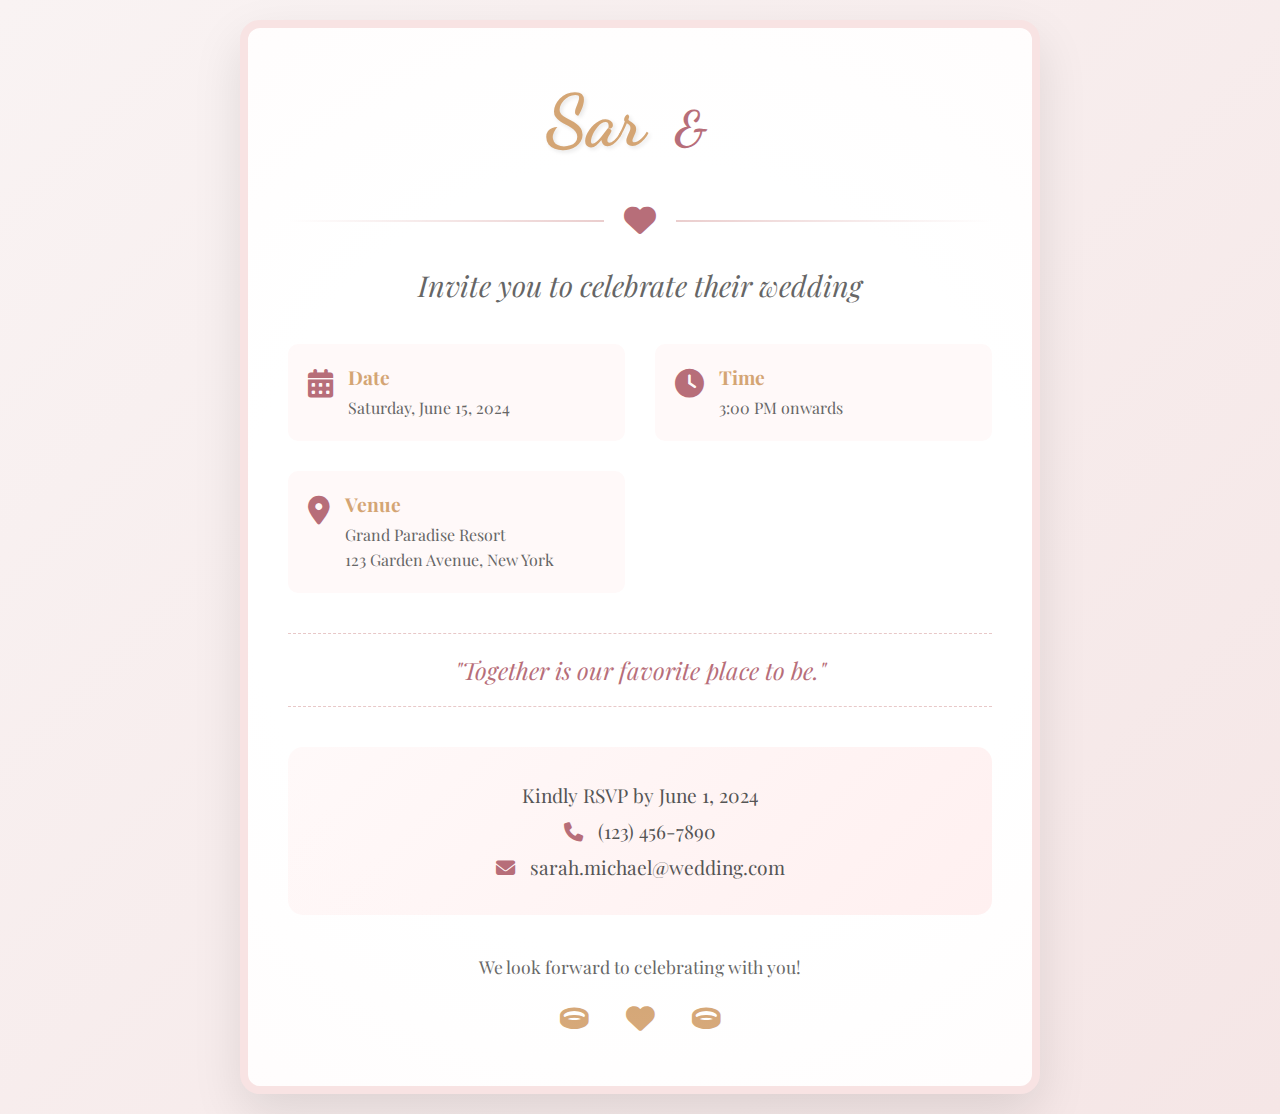
<file: .github/workflows/index.html>
<!DOCTYPE html>
<html lang="en">
<head>
    <meta charset="UTF-8">
    <meta name="viewport" content="width=device-width, initial-scale=1.0">
    <title>Wedding Invitation</title>
    <link rel="stylesheet" href="style.css">
    <link href="https://fonts.googleapis.com/css2?family=Dancing+Script:wght@400;700&family=Playfair+Display:wght@400;700&display=swap" rel="stylesheet">
    <link rel="stylesheet" href="https://cdnjs.cloudflare.com/ajax/libs/font-awesome/6.4.0/css/all.min.css">
</head>
<body>
    <div class="container">
        <div class="invitation-card">
            <!-- Header with Names -->
            <header class="header">
                <h1 class="bride-name">Sarah</h1>
                <div class="and">&</div>
                <h1 class="groom-name">Michael</h1>
            </header>

            <!-- Main Content -->
            <main class="content">
                <div class="divider">
                    <i class="fas fa-heart"></i>
                </div>
                
                <h2 class="subtitle">Invite you to celebrate their wedding</h2>
                
                <div class="details">
                    <div class="detail-item">
                        <i class="fas fa-calendar-alt"></i>
                        <div>
                            <h3>Date</h3>
                            <p>Saturday, June 15, 2024</p>
                        </div>
                    </div>
                    
                    <div class="detail-item">
                        <i class="fas fa-clock"></i>
                        <div>
                            <h3>Time</h3>
                            <p>3:00 PM onwards</p>
                        </div>
                    </div>
                    
                    <div class="detail-item">
                        <i class="fas fa-map-marker-alt"></i>
                        <div>
                            <h3>Venue</h3>
                            <p>Grand Paradise Resort<br>123 Garden Avenue, New York</p>
                        </div>
                    </div>
                </div>
                
                <div class="quote">
                    <p>"Together is our favorite place to be."</p>
                </div>
                
                <div class="rsvp">
                    <p>Kindly RSVP by June 1, 2024</p>
                    <p><i class="fas fa-phone"></i> (123) 456-7890</p>
                    <p><i class="fas fa-envelope"></i> sarah.michael@wedding.com</p>
                </div>
            </main>

            <!-- Footer -->
            <footer class="footer">
                <p>We look forward to celebrating with you!</p>
                <div class="decorations">
                    <i class="fas fa-ring"></i>
                    <i class="fas fa-heart"></i>
                    <i class="fas fa-ring"></i>
                </div>
            </footer>
        </div>
    </div>

    <script src="script.js"></script>
</body>
</html>
</file>
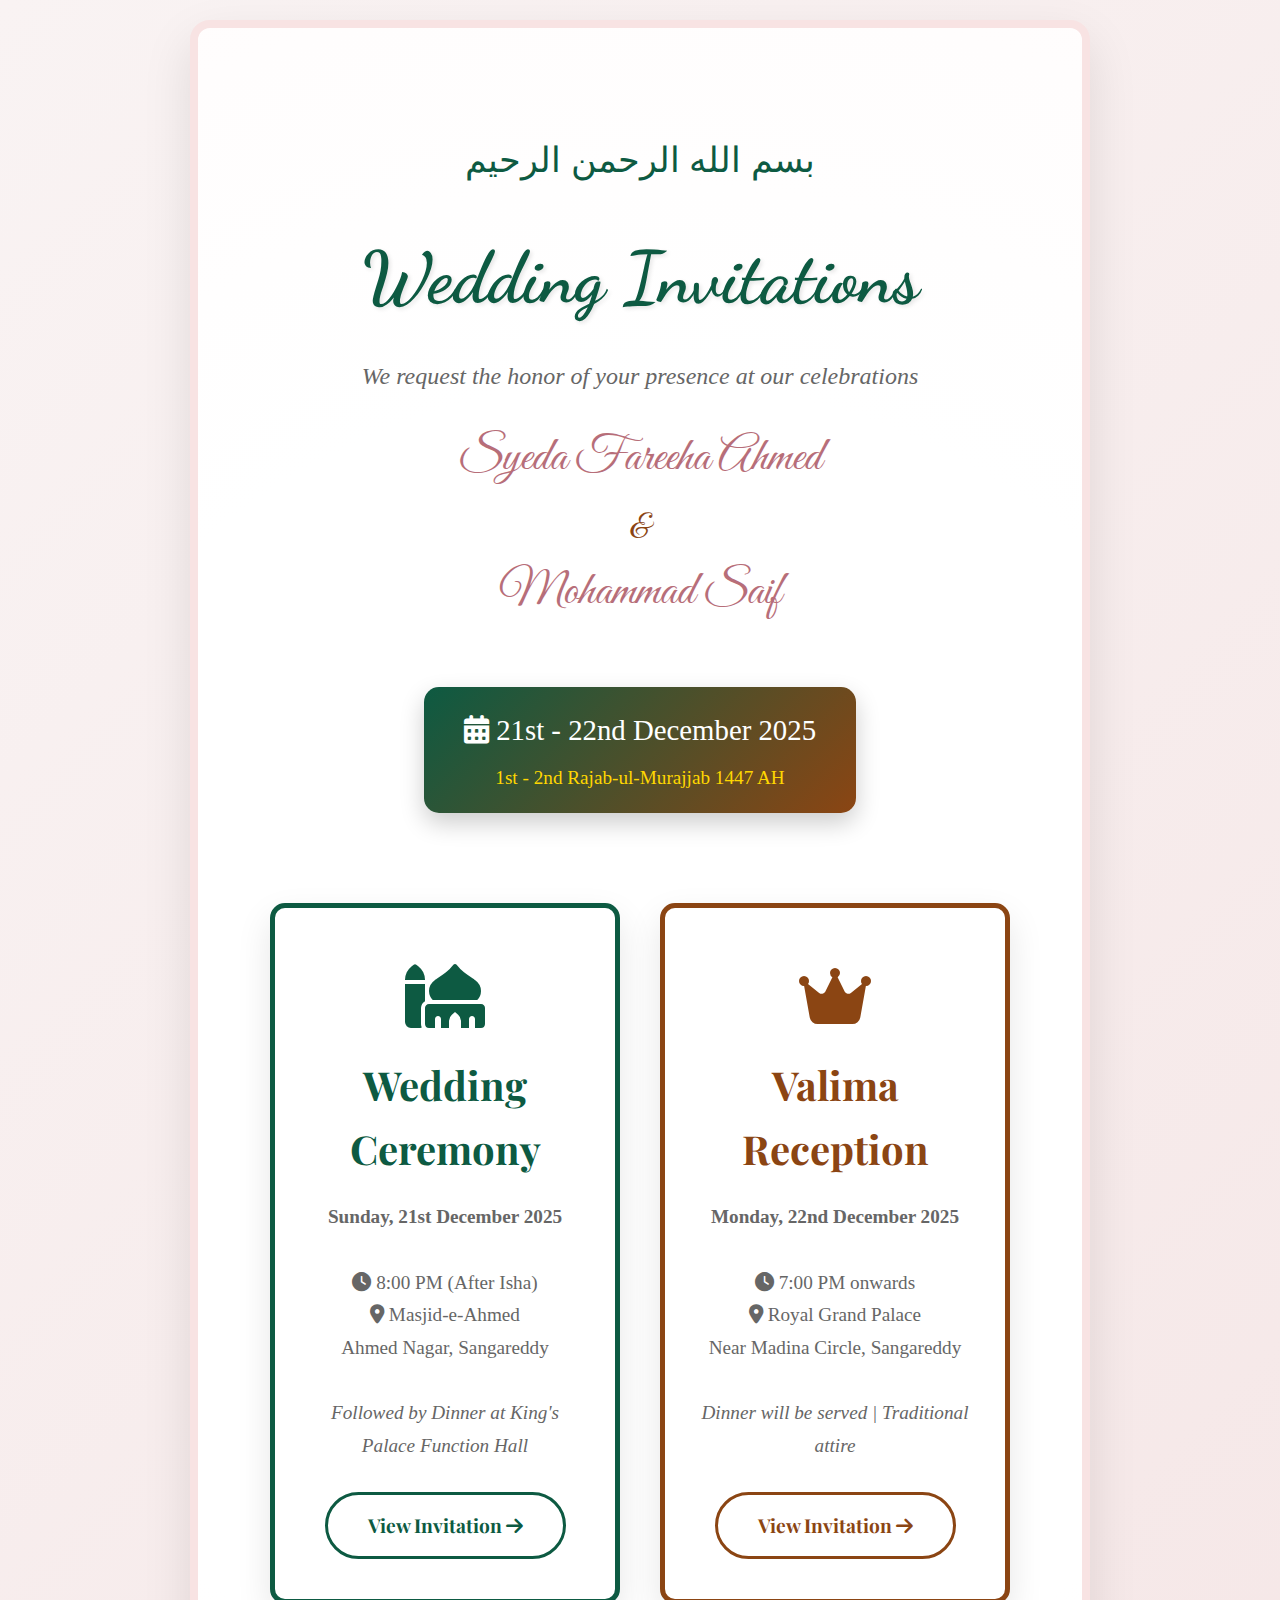
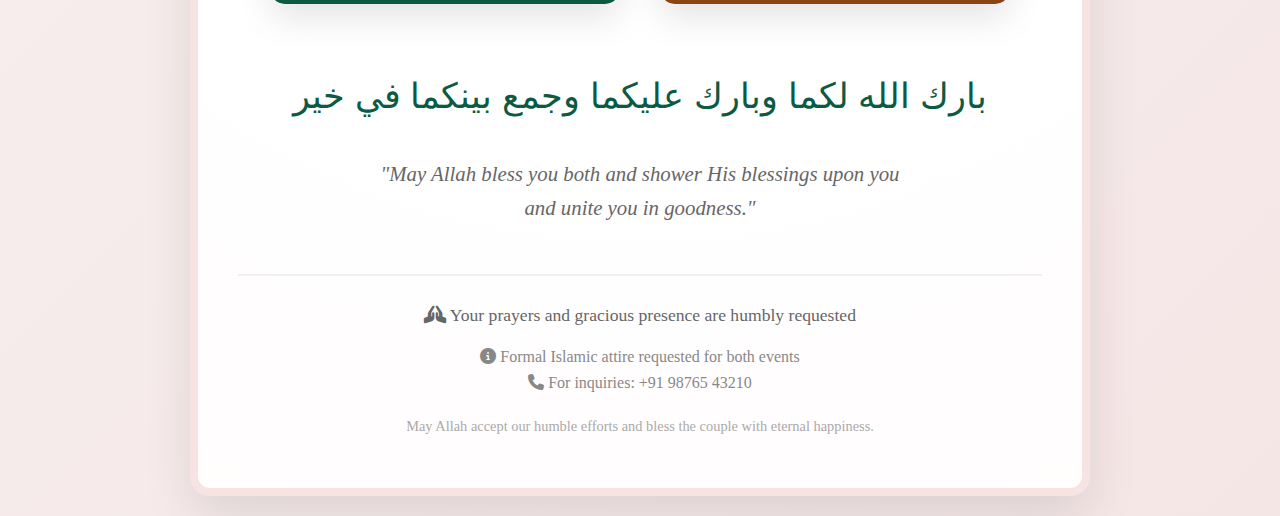
<file: valima-guests.html>
<!DOCTYPE html>
<html lang="en">
<head>
    <meta charset="UTF-8">
    <meta name="viewport" content="width=device-width, initial-scale=1.0">
    <title>Wedding Invitations - Syeda Fareeha Ahmed & Mohammad Saif</title>
    <link rel="stylesheet" href="https://cdnjs.cloudflare.com/ajax/libs/font-awesome/6.4.0/css/all.min.css">
    <style>
        /* Homepage Styles */
        * {
            margin: 0;
            padding: 0;
            box-sizing: border-box;
        }

        body {
            font-family: 'Georgia', serif;
            background: linear-gradient(135deg, #f9f3f3 0%, #f5e6e6 100%);
            min-height: 100vh;
            display: flex;
            justify-content: center;
            align-items: center;
            padding: 20px;
            color: #333;
            line-height: 1.6;
            text-align: center;
        }

        .homepage-container {
            max-width: 900px;
            width: 100%;
            background: white;
            border-radius: 20px;
            box-shadow: 0 20px 50px rgba(0, 0, 0, 0.1);
            padding: 50px 40px;
            position: relative;
            overflow: hidden;
            border: 8px solid #f8e3e3;
        }

        .homepage-container::before {
            content: '';
            position: absolute;
            top: -50%;
            left: -50%;
            width: 200%;
            height: 200%;
            background: radial-gradient(circle, transparent 30%, #fff0f0 70%);
            opacity: 0.3;
        }

        .main-title {
            font-family: 'Dancing Script', cursive;
            font-size: 4.5rem;
            color: #0d5a42;
            margin-bottom: 20px;
            text-shadow: 2px 2px 4px rgba(0,0,0,0.1);
            position: relative;
            z-index: 1;
        }

        .subtitle {
            font-size: 1.5rem;
            color: #666;
            margin-bottom: 30px;
            font-style: italic;
            position: relative;
            z-index: 1;
        }

        .date-display {
            background: linear-gradient(135deg, #0d5a42 0%, #8B4513 100%);
            color: white;
            padding: 20px 40px;
            border-radius: 15px;
            display: inline-block;
            margin: 30px 0;
            font-size: 1.8rem;
            box-shadow: 0 10px 25px rgba(0,0,0,0.2);
            position: relative;
            z-index: 1;
        }

        .hijri-date {
            font-size: 1.2rem;
            color: #ffd700;
            margin-top: 10px;
        }

        .couple-names {
            font-family: 'Great Vibes', cursive;
            font-size: 3rem;
            color: #b76e79;
            margin: 30px 0;
            line-height: 1.4;
            position: relative;
            z-index: 1;
        }

        .invitation-options {
            display: flex;
            justify-content: center;
            gap: 40px;
            margin: 60px 0;
            flex-wrap: wrap;
            position: relative;
            z-index: 1;
        }

        .invitation-card {
            background: white;
            border-radius: 15px;
            padding: 40px 30px;
            width: 350px;
            box-shadow: 0 15px 35px rgba(0,0,0,0.1);
            transition: all 0.4s ease;
            text-decoration: none;
            color: inherit;
            border: 5px solid transparent;
            position: relative;
            overflow: hidden;
        }

        .invitation-card::before {
            content: '';
            position: absolute;
            top: 0;
            left: 0;
            right: 0;
            bottom: 0;
            background: radial-gradient(circle at top right, rgba(255,255,255,0.8), transparent 70%);
            opacity: 0.5;
        }

        .wedding-card {
            border-color: #0d5a42;
        }

        .valima-card {
            border-color: #8B4513;
        }

        .invitation-card:hover {
            transform: translateY(-15px) scale(1.03);
            box-shadow: 0 25px 50px rgba(0,0,0,0.15);
        }

        .card-icon {
            font-size: 4rem;
            margin-bottom: 25px;
            height: 80px;
            position: relative;
            z-index: 1;
        }

        .wedding-icon {
            color: #0d5a42;
        }

        .valima-icon {
            color: #8B4513;
        }

        .card-title {
            font-family: 'Playfair Display', serif;
            font-size: 2.5rem;
            margin-bottom: 20px;
            position: relative;
            z-index: 1;
        }

        .wedding-title {
            color: #0d5a42;
        }

        .valima-title {
            color: #8B4513;
        }

        .card-details {
            color: #666;
            line-height: 1.7;
            margin-bottom: 30px;
            font-size: 1.2rem;
            position: relative;
            z-index: 1;
        }

        .view-btn {
            display: inline-block;
            padding: 15px 40px;
            background: transparent;
            border: 3px solid;
            border-radius: 50px;
            font-weight: bold;
            text-decoration: none;
            transition: all 0.3s ease;
            font-size: 1.2rem;
            position: relative;
            z-index: 1;
            font-family: 'Playfair Display', serif;
        }

        .wedding-btn {
            color: #0d5a42;
            border-color: #0d5a42;
        }

        .wedding-btn:hover {
            background: #0d5a42;
            color: white;
            transform: translateY(-3px);
            box-shadow: 0 8px 20px rgba(13,90,66,0.3);
        }

        .valima-btn {
            color: #8B4513;
            border-color: #8B4513;
        }

        .valima-btn:hover {
            background: #8B4513;
            color: white;
            transform: translateY(-3px);
            box-shadow: 0 8px 20px rgba(139,69,19,0.3);
        }

        .arabic-blessing {
            font-family: 'Traditional Arabic', 'Arial', sans-serif;
            font-size: 2.2rem;
            color: #0d5a42;
            margin: 50px 0 30px;
            line-height: 1.8;
            position: relative;
            z-index: 1;
        }

        .english-blessing {
            font-size: 1.3rem;
            color: #666;
            margin: 20px 0 40px;
            font-style: italic;
            line-height: 1.6;
            position: relative;
            z-index: 1;
        }

        .footer-note {
            margin-top: 50px;
            color: #666;
            font-size: 1.1rem;
            border-top: 2px solid #f0f0f0;
            padding-top: 25px;
            position: relative;
            z-index: 1;
        }

        .floating-hearts {
            position: absolute;
            width: 100%;
            height: 100%;
            top: 0;
            left: 0;
            pointer-events: none;
            z-index: 0;
        }

        .heart {
            position: absolute;
            font-size: 20px;
            opacity: 0;
            animation: floatUp 20s linear infinite;
        }

        @keyframes floatUp {
            0% {
                transform: translateY(100vh) rotate(0deg);
                opacity: 0;
            }
            10% {
                opacity: 0.7;
            }
            90% {
                opacity: 0.7;
            }
            100% {
                transform: translateY(-100px) rotate(360deg);
                opacity: 0;
            }
        }

        @media (max-width: 768px) {
            .homepage-container {
                padding: 30px 20px;
            }
            
            .main-title {
                font-size: 3.2rem;
            }
            
            .couple-names {
                font-size: 2.2rem;
            }
            
            .invitation-options {
                flex-direction: column;
                align-items: center;
                gap: 30px;
            }
            
            .invitation-card {
                width: 100%;
                max-width: 350px;
                padding: 30px 20px;
            }
            
            .date-display {
                font-size: 1.4rem;
                padding: 15px 25px;
            }
            
            .arabic-blessing {
                font-size: 1.8rem;
            }
        }
    </style>
    <link href="https://fonts.googleapis.com/css2?family=Dancing+Script:wght@400;700&family=Great+Vibes&family=Playfair+Display:wght@400;700&display=swap" rel="stylesheet">
</head>
<body>
    <div class="homepage-container">
        <!-- Floating hearts animation -->
        <div class="floating-hearts" id="floatingHearts"></div>
        
        <header>
            <div class="arabic-blessing">بسم الله الرحمن الرحيم</div>
            <h1 class="main-title">Wedding Invitations</h1>
            <p class="subtitle">We request the honor of your presence at our celebrations</p>
            
            <div class="couple-names">
                Syeda Fareeha Ahmed<br>
                <span style="font-size: 2rem; color: #8B4513;">&</span><br>
                Mohammad Saif
            </div>
            
            <div class="date-display">
                <i class="fas fa-calendar-alt"></i> 21st - 22nd December 2025
                <div class="hijri-date">
                    1st - 2nd Rajab-ul-Murajjab 1447 AH
                </div>
            </div>
        </header>
        
        <div class="invitation-options">
            <!-- Wedding Invitation Card -->
            <a href="wedding.html" class="invitation-card wedding-card">
                <div class="card-icon wedding-icon">
                    <i class="fas fa-mosque"></i>
                </div>
                <h2 class="card-title wedding-title">Wedding Ceremony</h2>
                <div class="card-details">
                    <strong>Sunday, 21st December 2025</strong><br><br>
                    <i class="fas fa-clock"></i> 8:00 PM (After Isha)<br>
                    <i class="fas fa-map-marker-alt"></i> Masjid-e-Ahmed<br>
                    Ahmed Nagar, Sangareddy<br><br>
                    <em>Followed by Dinner at King's Palace Function Hall</em>
                </div>
                <span class="view-btn wedding-btn">View Invitation <i class="fas fa-arrow-right"></i></span>
            </a>
            
            <!-- Valima Invitation Card -->
            <a href="https://aafat8781.github.io/valima/" class="invitation-card valima-card">
                <div class="card-icon valima-icon">
                    <i class="fas fa-crown"></i>
                </div>
                <h2 class="card-title valima-title">Valima Reception</h2>
                <div class="card-details">
                    <strong>Monday, 22nd December 2025</strong><br><br>
                    <i class="fas fa-clock"></i> 7:00 PM onwards<br>
                    <i class="fas fa-map-marker-alt"></i> Royal Grand Palace<br>
                    Near Madina Circle, Sangareddy<br><br>
                    <em>Dinner will be served | Traditional attire</em>
                </div>
                <span class="view-btn valima-btn">View Invitation <i class="fas fa-arrow-right"></i></span>
            </a>
        </div>
        
        <div class="arabic-blessing">
            بارك الله لكما وبارك عليكما وجمع بينكما في خير
        </div>
        
        <div class="english-blessing">
            "May Allah bless you both and shower His blessings upon you<br>
            and unite you in goodness."
        </div>
        
        <div class="footer-note">
            <p><i class="fas fa-hands-praying"></i> Your prayers and gracious presence are humbly requested</p>
            <p style="margin-top: 15px; font-size: 1rem; color: #888;">
                <i class="fas fa-info-circle"></i> Formal Islamic attire requested for both events<br>
                <i class="fas fa-phone"></i> For inquiries: +91 98765 43210
            </p>
            <p style="margin-top: 20px; font-size: 0.9rem; color: #aaa;">
                May Allah accept our humble efforts and bless the couple with eternal happiness.
            </p>
        </div>
    </div>

    <script>
        // Create floating hearts animation
        document.addEventListener('DOMContentLoaded', function() {
            const floatingHearts = document.getElementById('floatingHearts');
            const hearts = ['❤️', '💚', '🤍', '💛', '🕌', '☪️'];
            
            function createHeart() {
                const heart = document.createElement('div');
                heart.className = 'heart';
                heart.innerHTML = hearts[Math.floor(Math.random() * hearts.length)];
                heart.style.left = Math.random() * 100 + '%';
                heart.style.fontSize = (15 + Math.random() * 25) + 'px';
                heart.style.color = ['#0d5a42', '#8B4513', '#b76e79', '#D2691E'][Math.floor(Math.random() * 4)];
                heart.style.animationDuration = (15 + Math.random() * 15) + 's';
                heart.style.animationDelay = Math.random() * 5 + 's';
                
                floatingHearts.appendChild(heart);
                
                // Remove heart after animation completes
                setTimeout(() => {
                    heart.remove();
                }, 30000);
            }
            
            // Create initial hearts
            for (let i = 0; i < 15; i++) {
                setTimeout(createHeart, i * 500);
            }
            
            // Keep creating hearts periodically
            setInterval(createHeart, 2000);
            
            // Animate cards on load
            const cards = document.querySelectorAll('.invitation-card');
            cards.forEach((card, index) => {
                card.style.opacity = '0';
                card.style.transform = 'translateY(50px) scale(0.9)';
                
                setTimeout(() => {
                    card.style.transition = 'all 0.8s cubic-bezier(0.175, 0.885, 0.32, 1.275)';
                    card.style.opacity = '1';
                    card.style.transform = 'translateY(0) scale(1)';
                }, 300 * (index + 1));
            });
            
            // Add click sound effect (optional)
            cards.forEach(card => {
                card.addEventListener('click', function() {
                    // You can add a subtle click effect here
                    this.style.transform = 'scale(0.98)';
                    setTimeout(() => {
                        this.style.transform = '';
                    }, 150);
                });
            });
            
            // Log a beautiful message
            console.log(`%c🎊 Welcome to the Wedding Invitations 🎊\n%cMay Allah bless the couple with eternal happiness and prosperity.`, 
                'color: #0d5a42; font-size: 16px; font-weight: bold;',
                'color: #8B4513; font-size: 14px;');
        });
    </script>
</body>
</html>
</file>
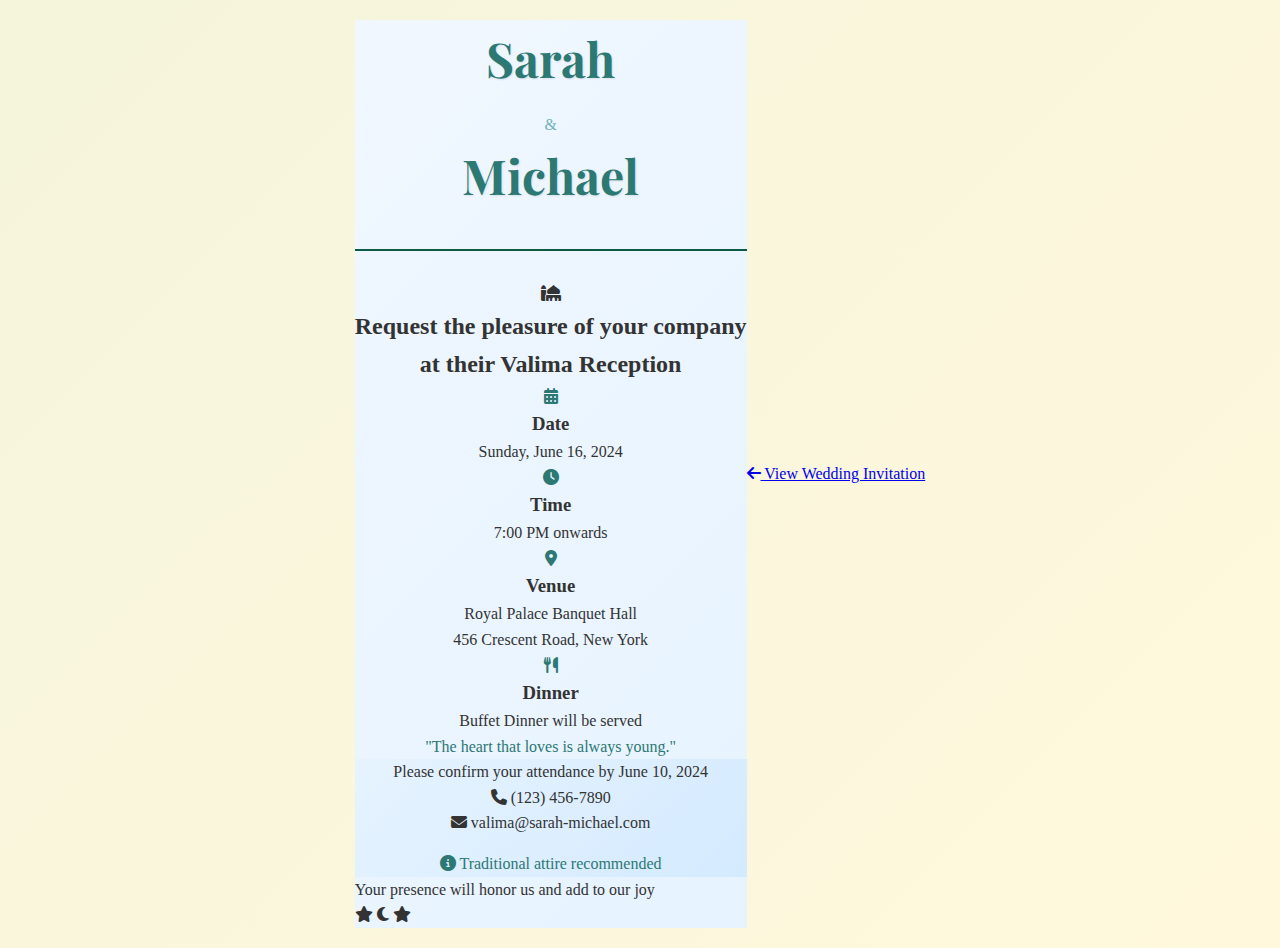
<file: valima.html>
<!DOCTYPE html>
<html lang="en">
<head>
    <meta charset="UTF-8">
    <meta name="viewport" content="width=device-width, initial-scale=1.0">
    <title>Valima Reception Invitation</title>
    <link rel="stylesheet" href="style.css">
    <link href="https://fonts.googleapis.com/css2?family=Dancing+Script:wght@400;700&family=Playfair+Display:wght@400;700&display=swap" rel="stylesheet">
    <link rel="stylesheet" href="https://cdnjs.cloudflare.com/ajax/libs/font-awesome/6.4.0/css/all.min.css">
    <style>
        /* Valima-specific styles */
        .valima-theme {
            --primary-color: #2c7873;
            --secondary-color: #6fb3b8;
            --accent-color: #ffd166;
        }
        
        .valima-card {
            border-color: #2c7873;
            background: linear-gradient(135deg, #f0f7ff 0%, #e6f3ff 100%);
        }
        
        .valima-card .bride-name,
        .valima-card .groom-name {
            color: #2c7873;
        }
        
        .valima-card .and {
            color: #6fb3b8;
        }
        
        .valima-card .detail-item i {
            color: #2c7873;
        }
        
        .valima-card .quote {
            color: #2c7873;
            border-color: #6fb3b8;
        }
        
        .valima-card .rsvp {
            background: linear-gradient(135deg, #e6f3ff 0%, #d4eaff 100%);
        }
    </style>
</head>
<body class="valima-theme">
    <div class="container">
        <div class="invitation-card valima-card">
            <header class="header">
                <h1 class="bride-name">Sarah</h1>
                <div class="and">&</div>
                <h1 class="groom-name">Michael</h1>
            </header>

            <main class="content">
                <div class="divider">
                    <i class="fas fa-mosque"></i>
                </div>
                
                <h2 class="subtitle">Request the pleasure of your company<br>at their Valima Reception</h2>
                
                <div class="details">
                    <div class="detail-item">
                        <i class="fas fa-calendar-alt"></i>
                        <div>
                            <h3>Date</h3>
                            <p>Sunday, June 16, 2024</p>
                        </div>
                    </div>
                    
                    <div class="detail-item">
                        <i class="fas fa-clock"></i>
                        <div>
                            <h3>Time</h3>
                            <p>7:00 PM onwards</p>
                        </div>
                    </div>
                    
                    <div class="detail-item">
                        <i class="fas fa-map-marker-alt"></i>
                        <div>
                            <h3>Venue</h3>
                            <p>Royal Palace Banquet Hall<br>456 Crescent Road, New York</p>
                        </div>
                    </div>
                    
                    <div class="detail-item">
                        <i class="fas fa-utensils"></i>
                        <div>
                            <h3>Dinner</h3>
                            <p>Buffet Dinner will be served</p>
                        </div>
                    </div>
                </div>
                
                <div class="quote">
                    <p>"The heart that loves is always young."</p>
                </div>
                
                <div class="rsvp">
                    <p>Please confirm your attendance by June 10, 2024</p>
                    <p><i class="fas fa-phone"></i> (123) 456-7890</p>
                    <p><i class="fas fa-envelope"></i> valima@sarah-michael.com</p>
                    <p style="margin-top: 15px; font-size: 1rem; color: #2c7873;">
                        <i class="fas fa-info-circle"></i> Traditional attire recommended
                    </p>
                </div>
            </main>

            <footer class="footer">
                <p>Your presence will honor us and add to our joy</p>
                <div class="decorations">
                    <i class="fas fa-star"></i>
                    <i class="fas fa-moon"></i>
                    <i class="fas fa-star"></i>
                </div>
            </footer>
        </div>
    </div>

    <!-- Navigation Button -->
    <div class="navigation">
        <a href="wedding.html" class="nav-btn">
            <i class="fas fa-arrow-left"></i> View Wedding Invitation
        </a>
    </div>

    <script>
        // Valima-specific script
        document.addEventListener('DOMContentLoaded', function() {
            // Change confetti colors for valima
            window.createConfetti = function() {
                const colors = ['#2c7873', '#6fb3b8', '#ffd166', '#e6f3ff'];
                const confettiCount = 50;
                
                for (let i = 0; i < confettiCount; i++) {
                    const confetti = document.createElement('div');
                    confetti.className = 'confetti';
                    confetti.style.cssText = `
                        position: fixed;
                        width: 10px;
                        height: 10px;
                        background: ${colors[Math.floor(Math.random() * colors.length)]};
                        top: -20px;
                        left: ${Math.random() * 100}vw;
                        opacity: 0.7;
                        border-radius: ${Math.random() > 0.5 ? '50%' : '0'};
                        z-index: 9999;
                        pointer-events: none;
                    `;
                    
                    document.body.appendChild(confetti);
                    
                    const animation = confetti.animate([
                        { transform: 'translateY(0) rotate(0deg)', opacity: 1 },
                        { transform: `translateY(${window.innerHeight}px) rotate(${Math.random() * 360}deg)`, opacity: 0 }
                    ], {
                        duration: 2000 + Math.random() * 2000,
                        easing: 'cubic-bezier(0.215, 0.610, 0.355, 1)'
                    });
                    
                    animation.onfinish = () => confetti.remove();
                }
            };
            
            // Trigger confetti
            setTimeout(() => {
                createConfetti();
            }, 2000);
        });
    </script>
</body>
</html>
</file>
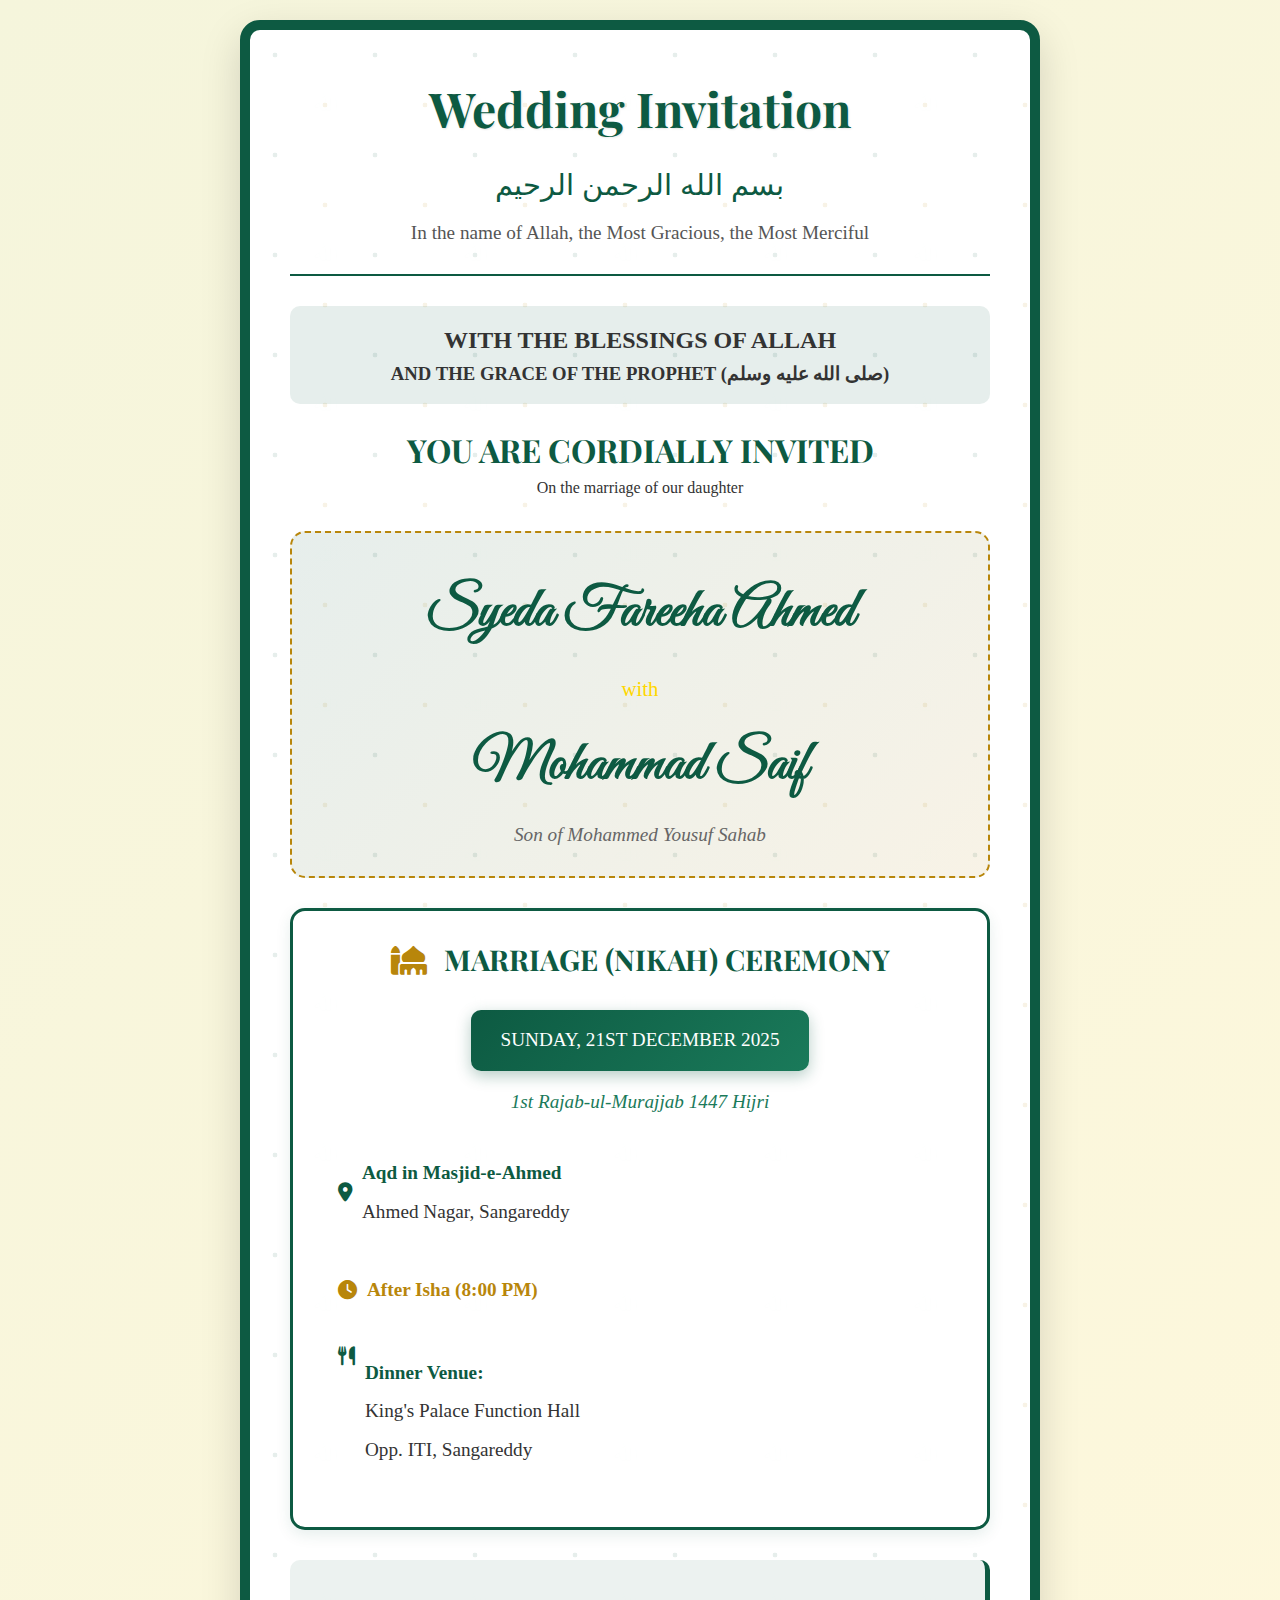
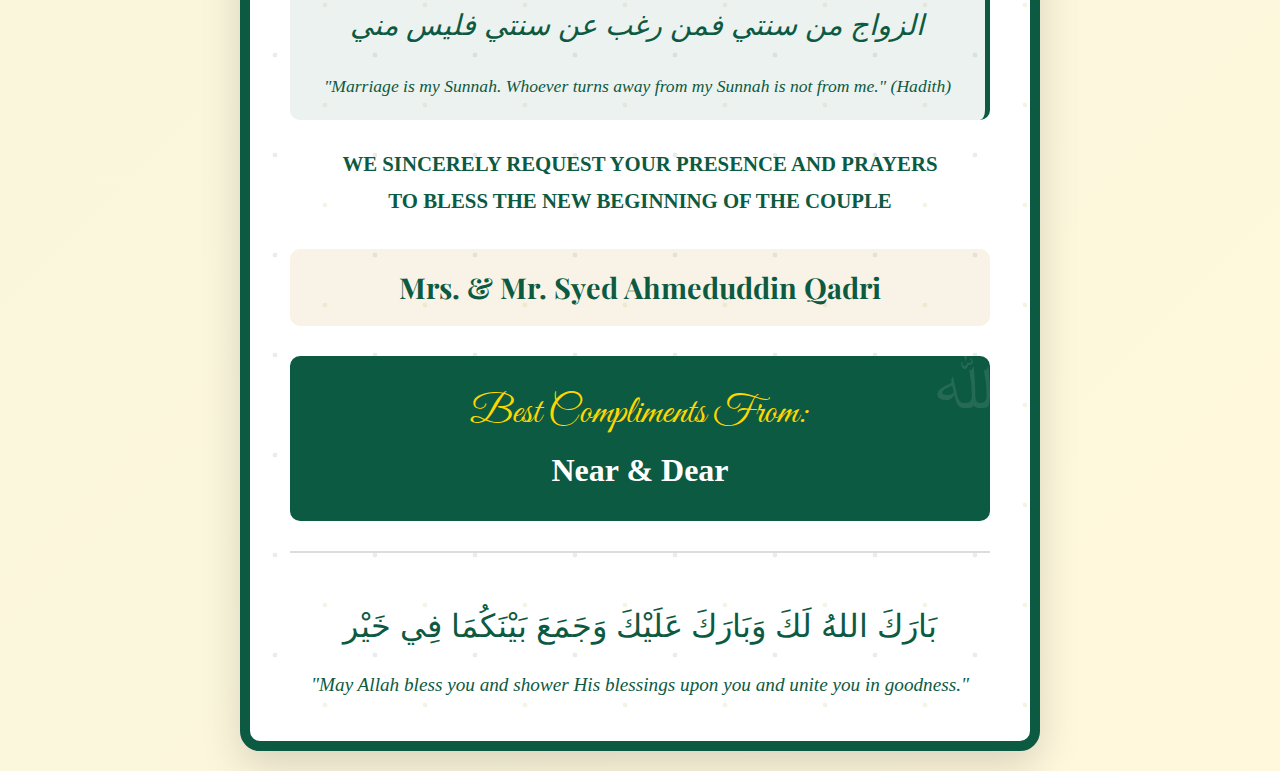
<file: wedding.html>
<!DOCTYPE html>
<html lang="en">
<head>
    <meta charset="UTF-8">
    <meta name="viewport" content="width=device-width, initial-scale=1.0">
    <title>Wedding Invitation - Syeda Fareeha Ahmed & Mohammad Saif</title>
    <link rel="stylesheet" href="style.css">
    <link href="https://fonts.googleapis.com/css2?family=Great+Vibes&family=Playfair+Display:wght@400;700&display=swap" rel="stylesheet">
    <link rel="stylesheet" href="https://cdnjs.cloudflare.com/ajax/libs/font-awesome/6.4.0/css/all.min.css">
    <style>
        .date-highlight {
            background: linear-gradient(135deg, #0d5a42 0%, #1a7a5a 100%);
            color: white;
            padding: 15px 30px;
            border-radius: 10px;
            margin: 20px 0;
            display: inline-block;
            font-size: 1.8rem;
            box-shadow: 0 5px 15px rgba(13,90,66,0.3);
        }
        
        .islamic-pattern {
            background-image: 
                radial-gradient(circle at 25px 25px, rgba(13,90,66,0.1) 2%, transparent 2.5%),
                radial-gradient(circle at 75px 75px, rgba(184,134,11,0.1) 2%, transparent 2.5%);
            background-size: 100px 100px;
        }
    </style>
</head>
<body>
    <div class="card islamic-pattern">
        <div class="header">
            <h1>Wedding Invitation</h1>
            <p>بسم الله الرحمن الرحيم</p>
            <p>In the name of Allah, the Most Gracious, the Most Merciful</p>
        </div>
        
        <div class="content">
            <div style="background: rgba(13,90,66,0.1); padding: 15px; border-radius: 10px; margin: 20px 0;">
                <h2>WITH THE BLESSINGS OF ALLAH</h2>
                <h3>AND THE GRACE OF THE PROPHET (صلى الله عليه وسلم)</h3>
            </div>
            
            <h2 style="font-family: 'Playfair Display'; font-size: 2rem; color: #0d5a42;">YOU ARE CORDIALLY INVITED</h2>
            <p>On the marriage of our daughter</p>
            
            <div class="couple">
                <div class="bride">Syeda Fareeha Ahmed</div>
                <div style="font-size: 1.3rem; color: gold; margin: 15px 0;">with</div>
                <div class="groom">Mohammad Saif</div>
                <p>Son of Mohammed Yousuf Sahab</p>
            </div>
            
            <!-- ONLY NIKAH EVENT -->
            <div class="event">
                <h3><i class="fas fa-mosque"></i> MARRIAGE (NIKAH) CEREMONY</h3>
                
                <div class="date-highlight">
                    SUNDAY, 21ST DECEMBER 2025
                </div>
                
                <div style="color: #1a7a5a; font-style: italic; font-size: 1.2rem;">
                    1st Rajab-ul-Murajjab 1447 Hijri
                </div>
                
                <div style="text-align: left; margin-top: 25px; padding: 0 20px;">
                    <div style="display: flex; align-items: center; margin: 15px 0;">
                        <i class="fas fa-map-marker-alt" style="color: #0d5a42; margin-right: 10px; font-size: 1.2rem;"></i>
                        <div>
                            <div style="font-weight: bold; color: #0d5a42;">Aqd in Masjid-e-Ahmed</div>
                            <div>Ahmed Nagar, Sangareddy</div>
                        </div>
                    </div>
                    
                    <div style="display: flex; align-items: center; margin: 15px 0;">
                        <i class="fas fa-clock" style="color: #b8860b; margin-right: 10px; font-size: 1.2rem;"></i>
                        <div>
                            <div style="color: #b8860b; font-weight: bold;">After Isha (8:00 PM)</div>
                        </div>
                    </div>
                    
                    <div style="display: flex; align-items: flex-start; margin: 20px 0;">
                        <i class="fas fa-utensils" style="color: #0d5a42; margin-right: 10px; font-size: 1.2rem; margin-top: 5px;"></i>
                        <div>
                            <div style="font-weight: bold; color: #0d5a42;">Dinner Venue:</div>
                            <div>King's Palace Function Hall</div>
                            <div>Opp. ITI, Sangareddy</div>
                        </div>
                    </div>
                </div>
            </div>
            
            <div class="hadith-box">
                <div class="arabic-text">الزواج من سنتي فمن رغب عن سنتي فليس مني</div>
                <p>"Marriage is my Sunnah. Whoever turns away from my Sunnah is not from me." (Hadith)</p>
            </div>
            
            <div style="font-size: 1.3rem; color: #0d5a42; margin: 25px 0; font-weight: bold; line-height: 1.8;">
                WE SINCERELY REQUEST YOUR PRESENCE AND PRAYERS<br>
                TO BLESS THE NEW BEGINNING OF THE COUPLE
            </div>
            
            <div class="parents">Mrs. & Mr. Syed Ahmeduddin Qadri</div>
            
            <div style="background: #0d5a42; padding: 25px; border-radius: 10px; margin: 30px 0; position: relative; overflow: hidden;">
                <div style="position: absolute; top: -20px; right: -20px; font-size: 4rem; color: rgba(255,255,255,0.1);">ﷲ</div>
                <div style="font-family: 'Great Vibes'; font-size: 2.5rem; color: gold; position: relative; z-index: 1;">Best Compliments From:</div>
                <div style="font-size: 2rem; color: white; font-weight: bold; position: relative; z-index: 1;">Near & Dear</div>
            </div>
            
            <div style="margin-top: 30px; padding-top: 25px; border-top: 2px solid #ddd;">
                <div class="arabic-text" style="margin-bottom: 15px; font-size: 2rem;">
                    بَارَكَ اللهُ لَكَ وَبَارَكَ عَلَيْكَ وَجَمَعَ بَيْنَكُمَا فِي خَيْر
                </div>
                <p style="font-size: 1.2rem; color: #0d5a42; font-style: italic; line-height: 1.6;">
                    "May Allah bless you and shower His blessings upon you and unite you in goodness."
                </p>
            </div>
            
            <!-- REMOVED THE INQUIRY LINE FROM HERE -->
        </div>
    </div>

    <script>
        document.addEventListener('DOMContentLoaded', function() {
            const hours = new Date().getHours();
            let greeting = "السَّلَامُ عَلَيْكُمْ";
            
            if (hours < 12) greeting = "صباح الخير";
            else if (hours < 18) greeting = "مساء الخير";
            
            console.log(`%c${greeting} - Welcome to the Wedding Invitation`, 
                'color: #0d5a42; font-size: 14px; font-weight: bold;');
        });
    </script>
</body>
</html>
</file>
<file: .github/workflows/style.css>
* {
    margin: 0;
    padding: 0;
    box-sizing: border-box;
}

body {
    font-family: 'Playfair Display', serif;
    background: linear-gradient(135deg, #f9f3f3 0%, #f5e6e6 100%);
    min-height: 100vh;
    display: flex;
    justify-content: center;
    align-items: center;
    padding: 20px;
    color: #333;
}

.container {
    width: 100%;
    max-width: 800px;
}

.invitation-card {
    background: white;
    border-radius: 20px;
    box-shadow: 0 20px 50px rgba(0, 0, 0, 0.1);
    padding: 50px 40px;
    position: relative;
    overflow: hidden;
    border: 8px solid #f8e3e3;
}

.invitation-card::before {
    content: '';
    position: absolute;
    top: -50%;
    left: -50%;
    width: 200%;
    height: 200%;
    background: radial-gradient(circle, transparent 30%, #fff0f0 70%);
    opacity: 0.3;
}

/* Header Styles */
.header {
    text-align: center;
    margin-bottom: 40px;
    position: relative;
}

.bride-name, .groom-name {
    font-family: 'Dancing Script', cursive;
    font-size: 4.5rem;
    color: #d4a574;
    display: inline-block;
    margin: 0 15px;
    text-shadow: 2px 2px 4px rgba(0,0,0,0.1);
}

.and {
    font-family: 'Dancing Script', cursive;
    font-size: 3rem;
    color: #b76e79;
    display: inline-block;
    margin: 0 10px;
    font-weight: bold;
}

/* Divider */
.divider {
    text-align: center;
    margin: 30px 0;
    position: relative;
}

.divider i {
    color: #b76e79;
    font-size: 2rem;
    background: white;
    padding: 0 20px;
    position: relative;
    z-index: 1;
}

.divider::before {
    content: '';
    position: absolute;
    top: 50%;
    left: 0;
    right: 0;
    height: 2px;
    background: linear-gradient(to right, transparent, #e8c8c8, transparent);
}

.subtitle {
    text-align: center;
    font-size: 1.8rem;
    color: #666;
    margin-bottom: 40px;
    font-weight: normal;
    font-style: italic;
}

/* Details Section */
.details {
    display: grid;
    grid-template-columns: repeat(auto-fit, minmax(250px, 1fr));
    gap: 30px;
    margin: 40px 0;
}

.detail-item {
    display: flex;
    align-items: flex-start;
    gap: 15px;
    padding: 20px;
    background: #fff9f9;
    border-radius: 10px;
    transition: transform 0.3s ease;
}

.detail-item:hover {
    transform: translateY(-5px);
    box-shadow: 0 5px 15px rgba(0,0,0,0.1);
}

.detail-item i {
    color: #b76e79;
    font-size: 1.8rem;
    margin-top: 5px;
}

.detail-item h3 {
    color: #d4a574;
    font-size: 1.2rem;
    margin-bottom: 5px;
    font-weight: bold;
}

.detail-item p {
    color: #666;
    line-height: 1.6;
}

/* Quote */
.quote {
    text-align: center;
    font-style: italic;
    color: #b76e79;
    font-size: 1.5rem;
    margin: 40px 0;
    padding: 20px;
    border-top: 1px dashed #e8c8c8;
    border-bottom: 1px dashed #e8c8c8;
}

/* RSVP */
.rsvp {
    text-align: center;
    margin: 40px 0;
    padding: 25px;
    background: linear-gradient(135deg, #fff9f9 0%, #fff0f0 100%);
    border-radius: 15px;
}

.rsvp p {
    margin: 10px 0;
    font-size: 1.2rem;
    color: #555;
}

.rsvp i {
    color: #b76e79;
    margin-right: 10px;
}

/* Footer */
.footer {
    text-align: center;
    margin-top: 40px;
    color: #666;
    font-size: 1.1rem;
}

.decorations {
    margin-top: 20px;
    font-size: 1.8rem;
    color: #d4a574;
}

.decorations i {
    margin: 0 15px;
    animation: float 3s ease-in-out infinite;
}

.decorations i:nth-child(2) {
    animation-delay: 0.5s;
}

.decorations i:nth-child(3) {
    animation-delay: 1s;
}

/* Animations */
@keyframes float {
    0%, 100% { transform: translateY(0); }
    50% { transform: translateY(-10px); }
}

/* Responsive Design */
@media (max-width: 768px) {
    .invitation-card {
        padding: 30px 20px;
    }
    
    .bride-name, .groom-name {
        font-size: 3rem;
        display: block;
        margin: 10px 0;
    }
    
    .and {
        display: block;
        font-size: 2.5rem;
        margin: 10px 0;
    }
    
    .details {
        grid-template-columns: 1fr;
    }
    
    .subtitle {
        font-size: 1.4rem;
    }
}
</file>
<file: style.css>
/* Islamic Wedding Invitation Styles */
* {
    margin: 0;
    padding: 0;
    box-sizing: border-box;
}

body {
    font-family: 'Georgia', serif;
    background: linear-gradient(135deg, #f5f5dc 0%, #fff8dc 100%);
    min-height: 100vh;
    display: flex;
    justify-content: center;
    align-items: center;
    padding: 20px;
    color: #333;
    line-height: 1.6;
}

.card {
    background: white;
    border-radius: 20px;
    box-shadow: 0 15px 40px rgba(0, 0, 0, 0.15);
    padding: 40px;
    max-width: 800px;
    width: 100%;
    position: relative;
    overflow: hidden;
    border: 10px solid #0d5a42;
}

.card::before {
    content: '';
    position: absolute;
    top: 0;
    left: 0;
    right: 0;
    bottom: 0;
    background: url('data:image/svg+xml;utf8,<svg xmlns="http://www.w3.org/2000/svg" width="100" height="100" viewBox="0 0 100 100"><text x="50%" y="50%" font-family="Arial" font-size="14" fill="rgba(13,90,66,0.03)" text-anchor="middle" dominant-baseline="middle">ﷲ</text></svg>');
    background-size: 150px;
    opacity: 0.1;
    pointer-events: none;
}

.header {
    text-align: center;
    margin-bottom: 30px;
    border-bottom: 2px solid #0d5a42;
    padding-bottom: 20px;
}

.header h1 {
    font-family: 'Playfair Display', serif;
    font-size: 3rem;
    color: #0d5a42;
    margin-bottom: 15px;
    text-shadow: 1px 1px 2px rgba(0,0,0,0.1);
}

.header p {
    font-size: 1.2rem;
    color: #555;
    margin: 5px 0;
}

.header p:first-of-type {
    font-family: 'Traditional Arabic', 'Arial', sans-serif;
    font-size: 1.8rem;
    color: #0d5a42;
    margin-bottom: 10px;
}

.content {
    text-align: center;
}

.couple {
    margin: 30px 0;
    padding: 25px;
    background: linear-gradient(135deg, rgba(13,90,66,0.1) 0%, rgba(184,134,11,0.1) 100%);
    border-radius: 15px;
    border: 2px dashed #b8860b;
}

.bride, .groom {
    font-family: 'Great Vibes', cursive;
    font-size: 3.5rem;
    color: #0d5a42;
    margin: 10px 0;
    font-weight: bold;
}

.couple p {
    font-size: 1.2rem;
    color: #666;
    margin-top: 10px;
    font-style: italic;
}

.event {
    background: white;
    border: 3px solid #0d5a42;
    border-radius: 15px;
    padding: 25px;
    margin: 30px 0;
    text-align: center;
    box-shadow: 0 5px 15px rgba(13,90,66,0.1);
}

.event h3 {
    color: #0d5a42;
    font-size: 1.8rem;
    margin-bottom: 20px;
    font-family: 'Playfair Display', serif;
}

.event h3 i {
    color: #b8860b;
    margin-right: 10px;
}

.event div {
    margin: 8px 0;
    font-size: 1.2rem;
}

.parents {
    font-family: 'Playfair Display', serif;
    font-size: 1.8rem;
    color: #0d5a42;
    margin: 30px 0;
    padding: 15px;
    background: rgba(184,134,11,0.1);
    border-radius: 10px;
    font-weight: bold;
}

/* Arabic text styling */
.arabic-text {
    font-family: 'Traditional Arabic', 'Arial', sans-serif;
    font-size: 1.8rem;
    color: #0d5a42;
    margin: 20px 0;
    line-height: 1.8;
}

.hadith-box {
    background: rgba(13,90,66,0.08);
    padding: 20px;
    border-radius: 10px;
    margin: 25px 0;
    font-style: italic;
    border-right: 5px solid #0d5a42;
}

.hadith-box p {
    color: #0d5a42;
    font-size: 1.1rem;
    margin-top: 10px;
}

/* Responsive design */
@media (max-width: 768px) {
    .card {
        padding: 20px;
        border-width: 5px;
    }
    
    .header h1 {
        font-size: 2.2rem;
    }
    
    .bride, .groom {
        font-size: 2.5rem;
    }
    
    .header p:first-of-type {
        font-size: 1.5rem;
    }
    
    .event h3 {
        font-size: 1.4rem;
    }
}

/* Printing styles */
@media print {
    body {
        background: white !important;
    }
    
    .card {
        box-shadow: none;
        border: 3px solid #0d5a42;
    }
}
</file>
